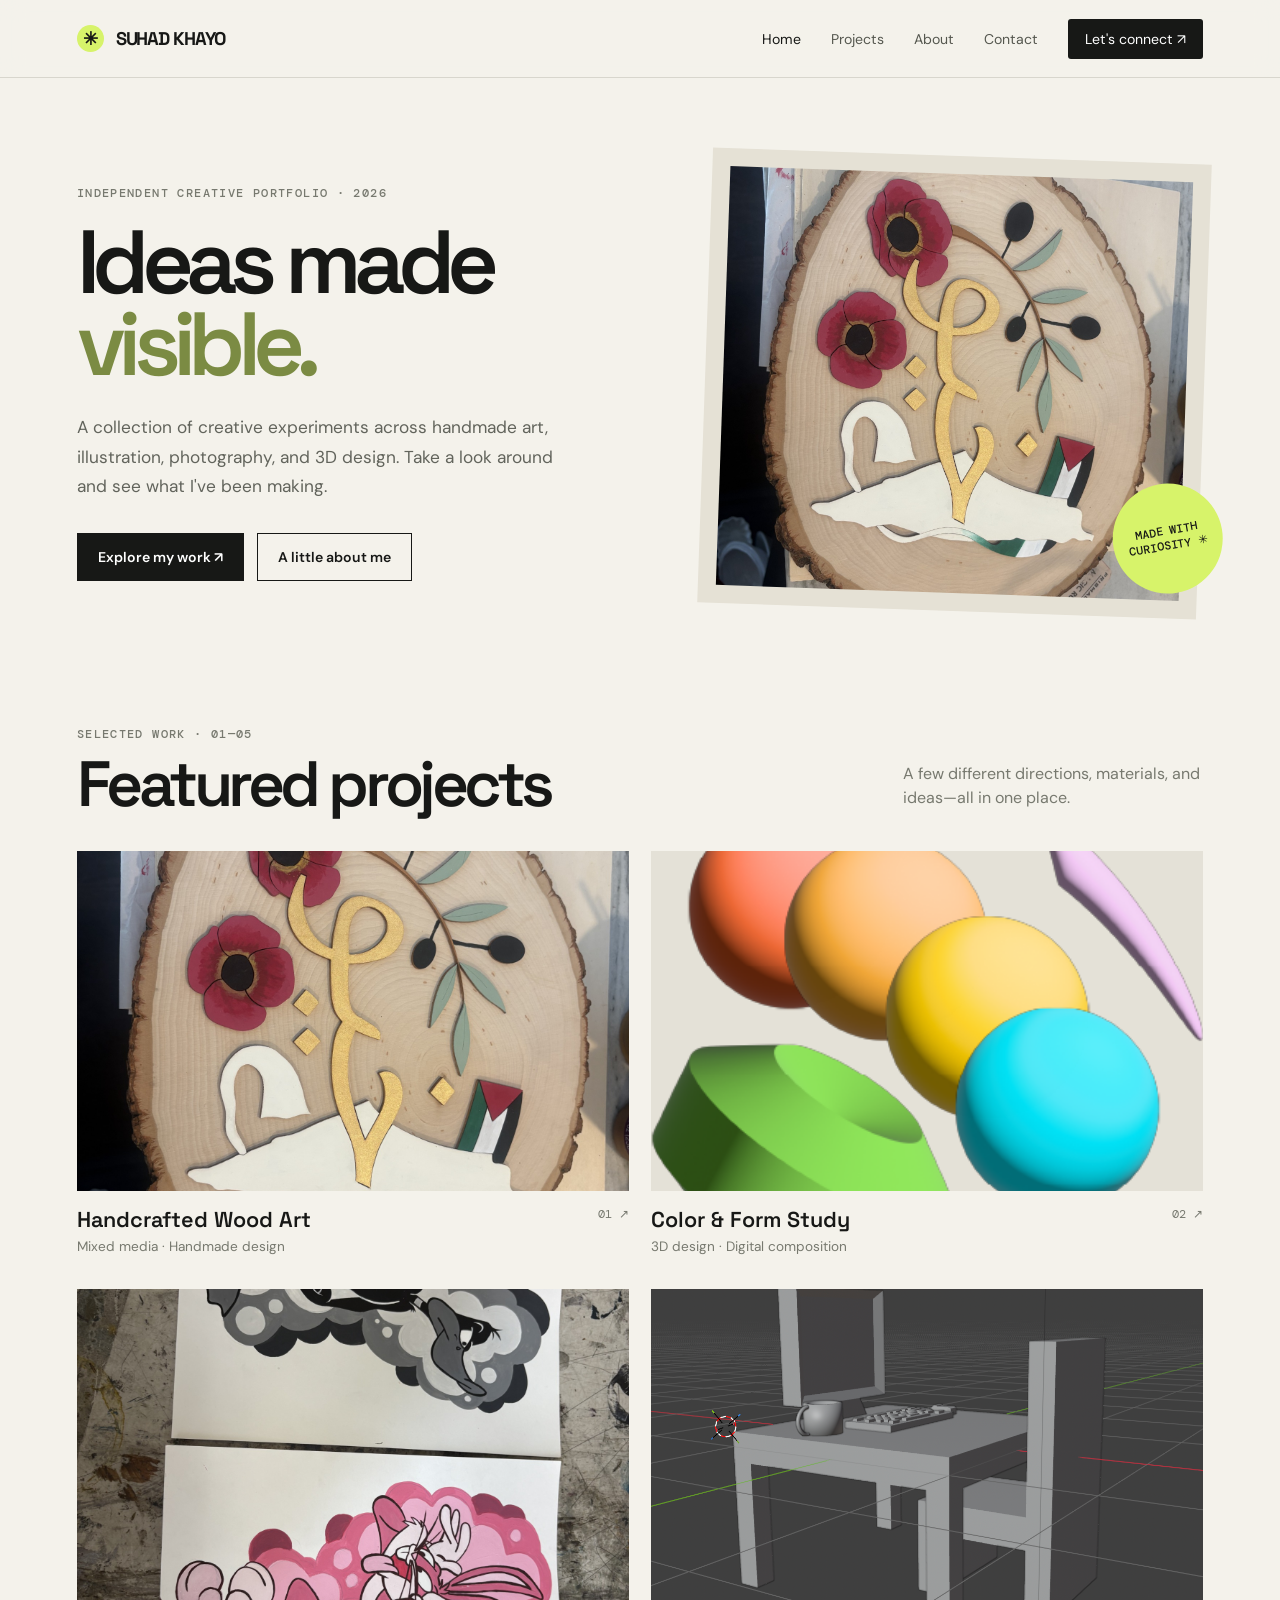
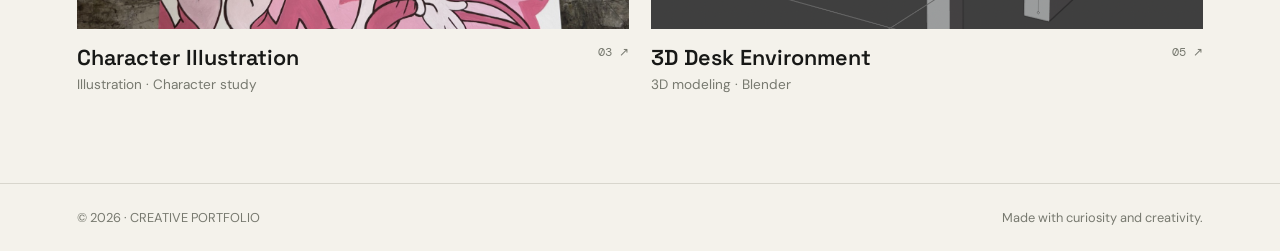
<file: index.html>
<!doctype html>
<html lang="en"><head><meta charset="utf-8"><meta name="viewport" content="width=device-width,initial-scale=1"><meta name="description" content="A creative portfolio showcasing art, design, photography, and 3D projects."><title>Home | Creative Portfolio</title><link rel="stylesheet" href="styles.css"></head>
<body>
<header class="site-header">
  <a class="logo" href="index.html"><span>✳</span> SUHAD KHAYO</a>
  <nav>
    <a class="active" href="index.html">Home</a>
    <a class="" href="projects.html">Projects</a>
    <a class="" href="about.html">About</a>
    <a class="" href="contact.html">Contact</a>
    <a class="nav-cta" href="contact.html">Let's connect ↗</a>
  </nav>
</header><main>
<section class="hero">
 <div><div class="eyebrow">Independent creative portfolio · 2026</div><h1>Ideas made <em>visible.</em></h1>
 <p class="hero-copy">A collection of creative experiments across handmade art, illustration, photography, and 3D design. Take a look around and see what I've been making.</p>
 <div class="actions"><a class="button" href="projects.html">Explore my work ↗</a><a class="button secondary" href="about.html">A little about me</a></div></div>
 <div class="hero-visual"><img src="assets/wood-art.jpg" alt="Handmade floral artwork on a natural wood slice"><div class="hero-sticker">MADE WITH<br> CURIOSITY ✳</div></div>
</section>
<section><div class="section-head"><div><div class="eyebrow">Selected work · 01—05</div><h2>Featured projects</h2></div><p>A few different directions, materials, and ideas—all in one place.</p></div>
<div class="project-grid">
<a class="project-card" href="wood-art.html"><div class="project-image"><img src="assets/wood-art.jpg" alt="Handcrafted wood art"></div><div class="project-meta"><div><h3>Handcrafted Wood Art</h3><p>Mixed media · Handmade design</p></div><span class="number">01 ↗</span></div></a>
<a class="project-card" href="abstract-3d.html"><div class="project-image"><img src="assets/abstract-3d.png" alt="Colorful 3D shapes"></div><div class="project-meta"><div><h3>Color & Form Study</h3><p>3D design · Digital composition</p></div><span class="number">02 ↗</span></div></a>
<a class="project-card" href="character-art.html"><div class="project-image"><img src="assets/character-art.jpg" alt="Character illustrations"></div><div class="project-meta"><div><h3>Character Illustration</h3><p>Illustration · Character study</p></div><span class="number">03 ↗</span></div></a>
<a class="project-card" href="blender-scene.html"><div class="project-image"><img src="assets/blender-scene.png" alt="3D modeled desk scene"></div><div class="project-meta"><div><h3>3D Desk Environment</h3><p>3D modeling · Blender</p></div><span class="number">05 ↗</span></div></a>
</div></section>
</main><footer><span>© 2026 · CREATIVE PORTFOLIO</span><span>Made with curiosity and creativity.</span></footer></body></html>
</file>
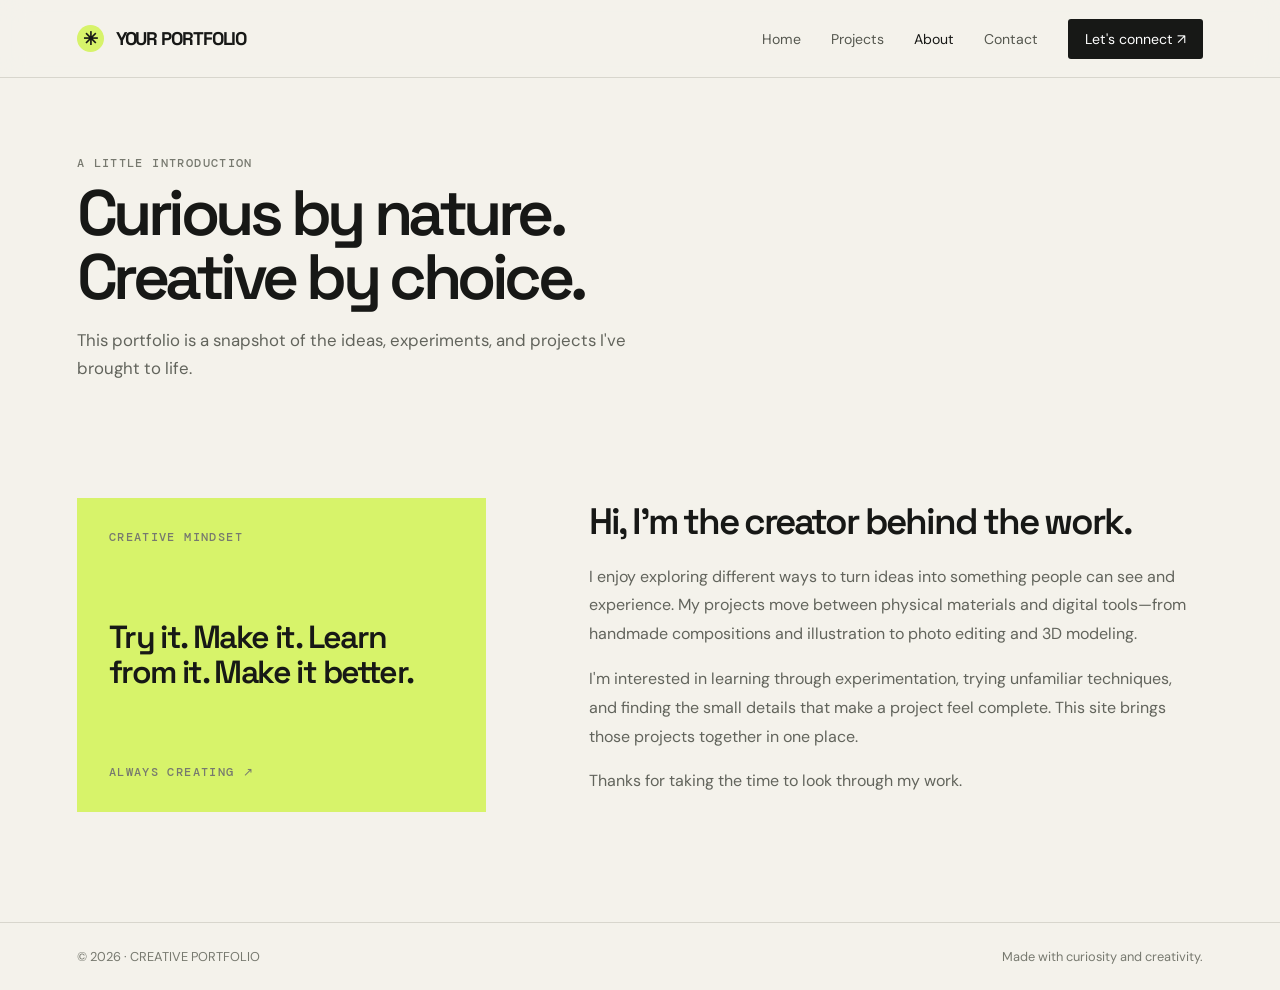
<file: about.html>
<!doctype html>
<html lang="en"><head><meta charset="utf-8"><meta name="viewport" content="width=device-width,initial-scale=1"><meta name="description" content="A creative portfolio showcasing art, design, photography, and 3D projects."><title>About | Creative Portfolio</title><link rel="stylesheet" href="styles.css"></head>
<body>
<header class="site-header">
  <a class="logo" href="index.html"><span>✳</span> YOUR PORTFOLIO</a>
  <nav>
    <a class="" href="index.html">Home</a>
    <a class="" href="projects.html">Projects</a>
    <a class="active" href="about.html">About</a>
    <a class="" href="contact.html">Contact</a>
    <a class="nav-cta" href="contact.html">Let's connect ↗</a>
  </nav>
</header><main>
<section class="page-intro"><div class="eyebrow">A little introduction</div><h1 class="page-title">Curious by nature.<br>Creative by choice.</h1><p>This portfolio is a snapshot of the ideas, experiments, and projects I've brought to life.</p></section>
<section class="about-layout"><div class="about-note"><div class="eyebrow">Creative mindset</div><strong>Try it. Make it. Learn from it. Make it better.</strong><span class="eyebrow">Always creating ↗</span></div><div class="about-text"><h2>Hi, I'm the creator behind the work.</h2><p>I enjoy exploring different ways to turn ideas into something people can see and experience. My projects move between physical materials and digital tools—from handmade compositions and illustration to photo editing and 3D modeling.</p><p>I'm interested in learning through experimentation, trying unfamiliar techniques, and finding the small details that make a project feel complete. This site brings those projects together in one place.</p><p>Thanks for taking the time to look through my work.</p></div></section>
</main><footer><span>© 2026 · CREATIVE PORTFOLIO</span><span>Made with curiosity and creativity.</span></footer></body></html>
</file>
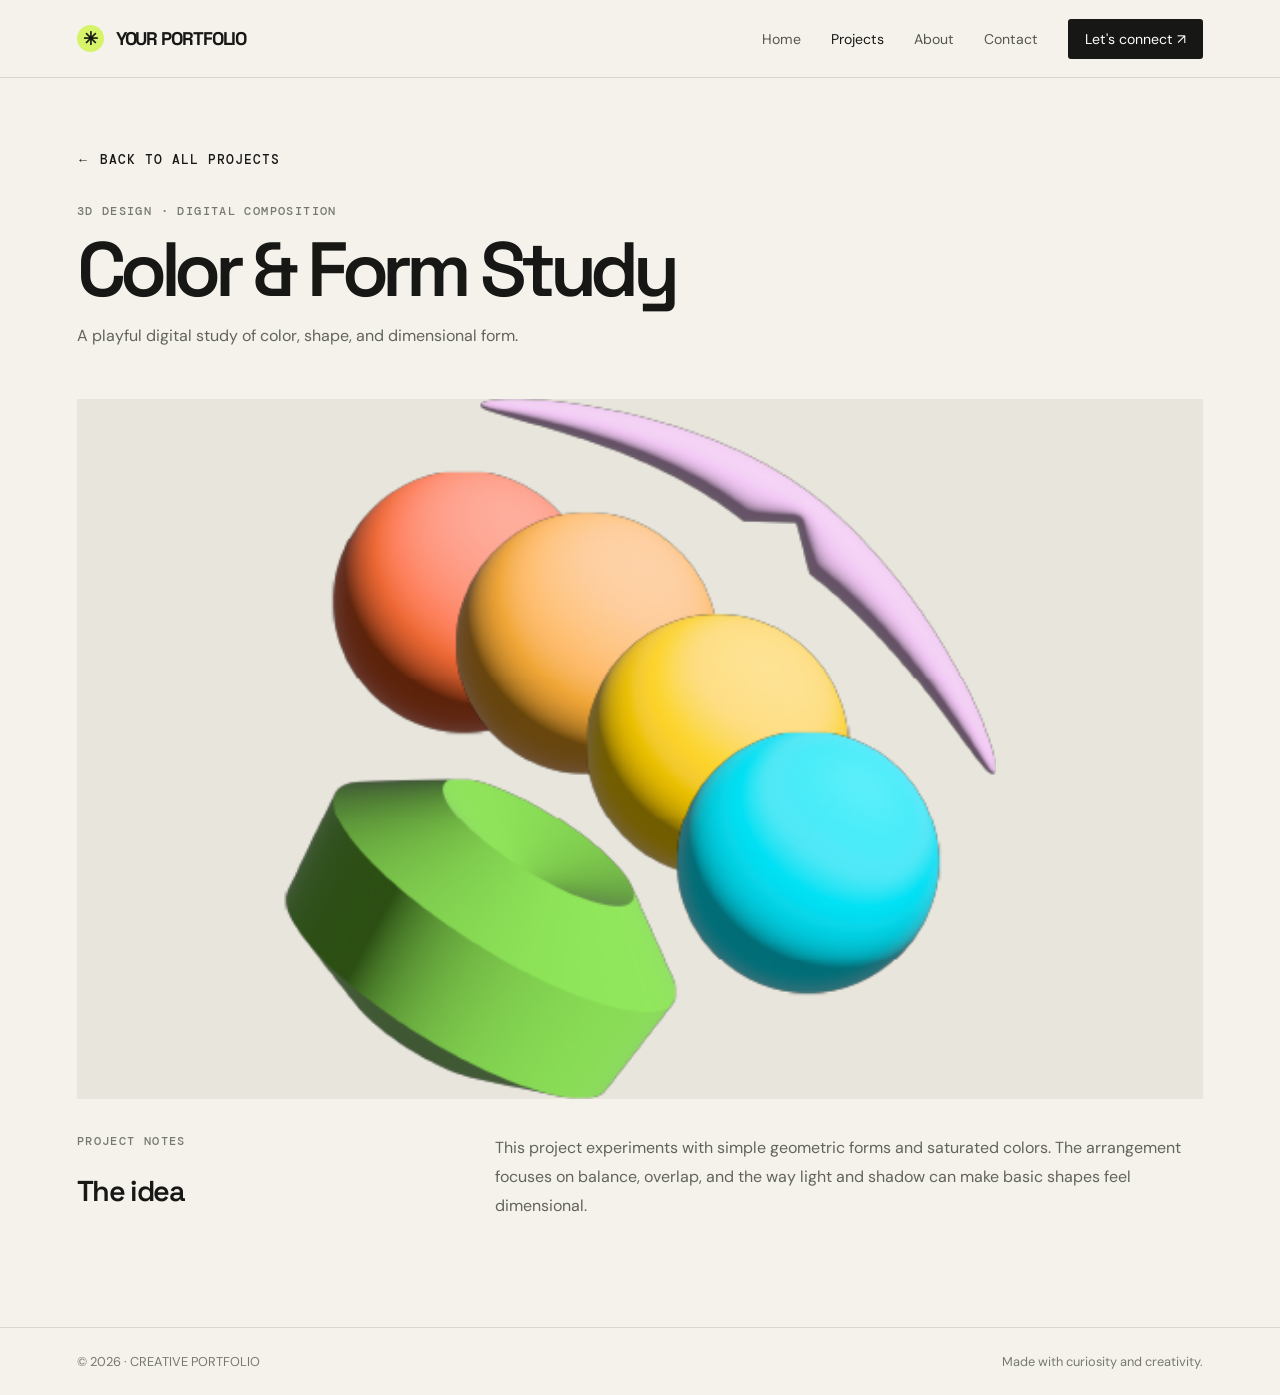
<file: abstract-3d.html>
<!doctype html>
<html lang="en"><head><meta charset="utf-8"><meta name="viewport" content="width=device-width,initial-scale=1"><meta name="description" content="A creative portfolio showcasing art, design, photography, and 3D projects."><title>Color & Form Study | Creative Portfolio</title><link rel="stylesheet" href="styles.css"></head>
<body>
<header class="site-header">
  <a class="logo" href="index.html"><span>✳</span> YOUR PORTFOLIO</a>
  <nav>
    <a class="" href="index.html">Home</a>
    <a class="active" href="projects.html">Projects</a>
    <a class="" href="about.html">About</a>
    <a class="" href="contact.html">Contact</a>
    <a class="nav-cta" href="contact.html">Let's connect ↗</a>
  </nav>
</header><main>
<section class="detail-top"><a class="back-link" href="projects.html">← Back to all projects</a><div class="eyebrow" style="margin-top:35px">3D design · Digital composition</div><h1>Color & Form Study</h1><p>A playful digital study of color, shape, and dimensional form.</p></section>
<div class="detail-image"><img src="assets/abstract-3d.png" alt="Color & Form Study"></div>
<section class="detail-bottom"><div><div class="eyebrow">Project notes</div><h2 style="font:600 1.8rem 'Space Grotesk';letter-spacing:-.05em">The idea</h2></div><p>This project experiments with simple geometric forms and saturated colors. The arrangement focuses on balance, overlap, and the way light and shadow can make basic shapes feel dimensional.</p></section>
</main><footer><span>© 2026 · CREATIVE PORTFOLIO</span><span>Made with curiosity and creativity.</span></footer></body></html>
</file>
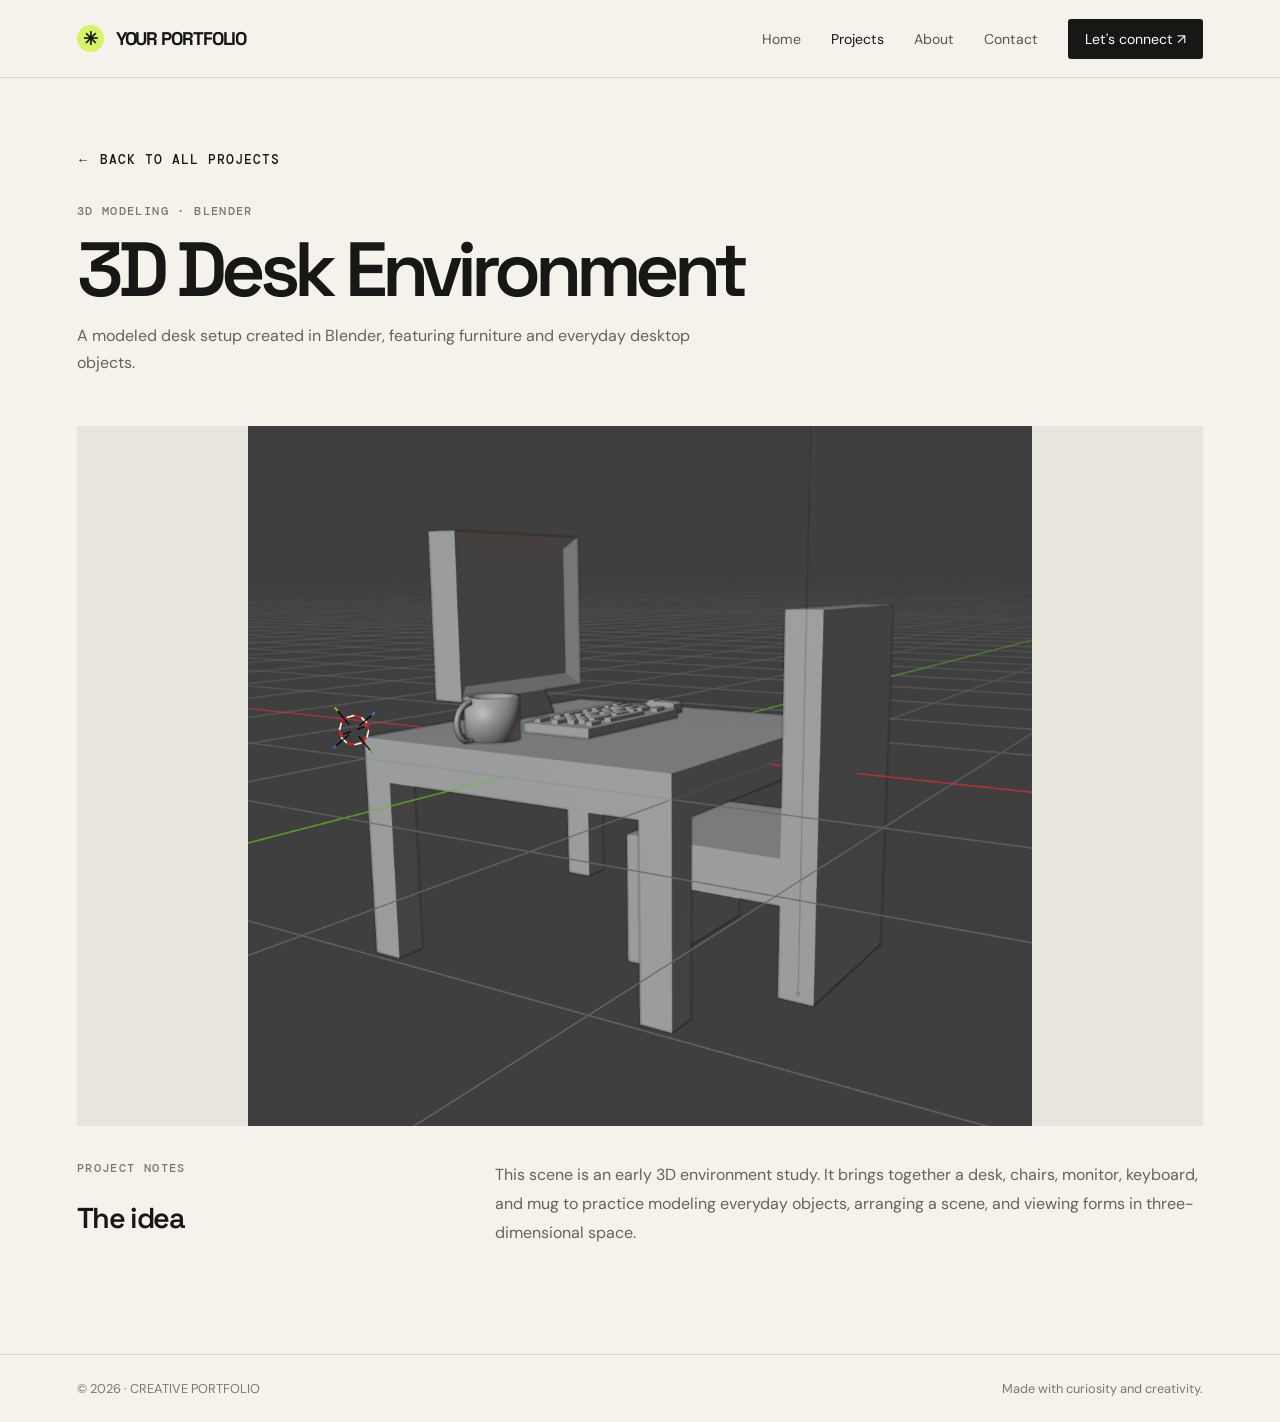
<file: blender-scene.html>
<!doctype html>
<html lang="en"><head><meta charset="utf-8"><meta name="viewport" content="width=device-width,initial-scale=1"><meta name="description" content="A creative portfolio showcasing art, design, photography, and 3D projects."><title>3D Desk Environment | Creative Portfolio</title><link rel="stylesheet" href="styles.css"></head>
<body>
<header class="site-header">
  <a class="logo" href="index.html"><span>✳</span> YOUR PORTFOLIO</a>
  <nav>
    <a class="" href="index.html">Home</a>
    <a class="active" href="projects.html">Projects</a>
    <a class="" href="about.html">About</a>
    <a class="" href="contact.html">Contact</a>
    <a class="nav-cta" href="contact.html">Let's connect ↗</a>
  </nav>
</header><main>
<section class="detail-top"><a class="back-link" href="projects.html">← Back to all projects</a><div class="eyebrow" style="margin-top:35px">3D modeling · Blender</div><h1>3D Desk Environment</h1><p>A modeled desk setup created in Blender, featuring furniture and everyday desktop objects.</p></section>
<div class="detail-image"><img src="assets/blender-scene.png" alt="3D Desk Environment"></div>
<section class="detail-bottom"><div><div class="eyebrow">Project notes</div><h2 style="font:600 1.8rem 'Space Grotesk';letter-spacing:-.05em">The idea</h2></div><p>This scene is an early 3D environment study. It brings together a desk, chairs, monitor, keyboard, and mug to practice modeling everyday objects, arranging a scene, and viewing forms in three-dimensional space.</p></section>
</main><footer><span>© 2026 · CREATIVE PORTFOLIO</span><span>Made with curiosity and creativity.</span></footer></body></html>
</file>
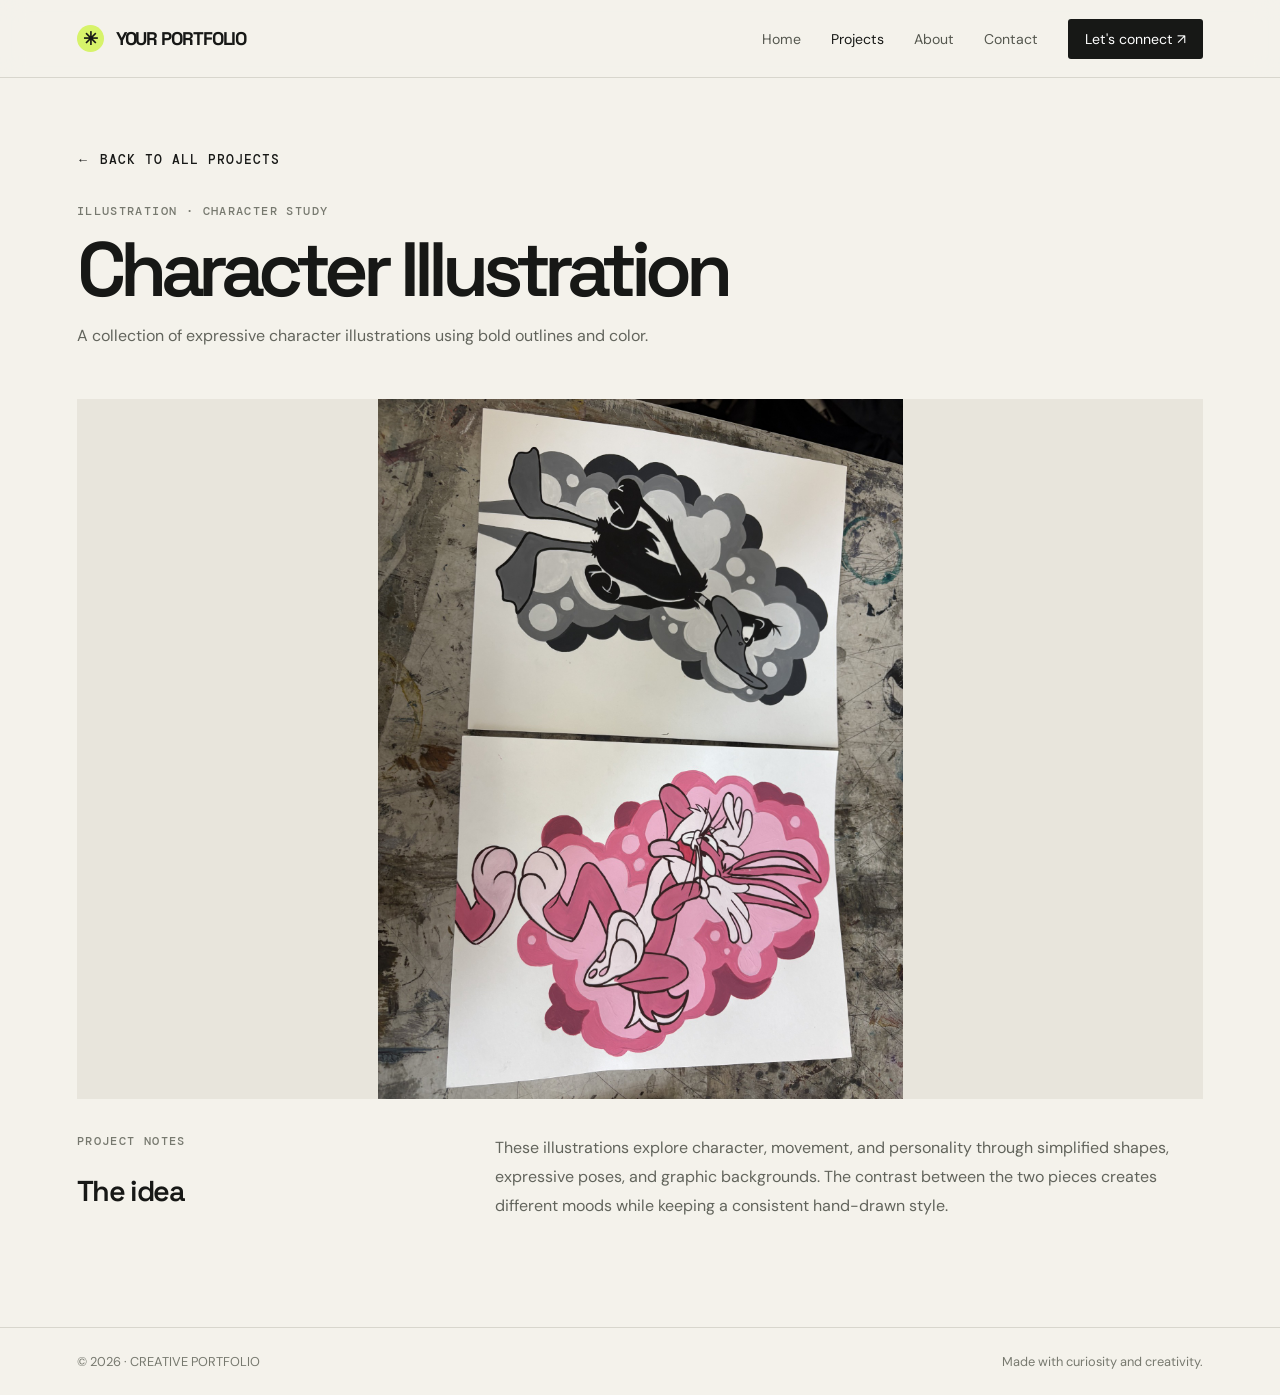
<file: character-art.html>
<!doctype html>
<html lang="en"><head><meta charset="utf-8"><meta name="viewport" content="width=device-width,initial-scale=1"><meta name="description" content="A creative portfolio showcasing art, design, photography, and 3D projects."><title>Character Illustration | Creative Portfolio</title><link rel="stylesheet" href="styles.css"></head>
<body>
<header class="site-header">
  <a class="logo" href="index.html"><span>✳</span> YOUR PORTFOLIO</a>
  <nav>
    <a class="" href="index.html">Home</a>
    <a class="active" href="projects.html">Projects</a>
    <a class="" href="about.html">About</a>
    <a class="" href="contact.html">Contact</a>
    <a class="nav-cta" href="contact.html">Let's connect ↗</a>
  </nav>
</header><main>
<section class="detail-top"><a class="back-link" href="projects.html">← Back to all projects</a><div class="eyebrow" style="margin-top:35px">Illustration · Character study</div><h1>Character Illustration</h1><p>A collection of expressive character illustrations using bold outlines and color.</p></section>
<div class="detail-image"><img src="assets/character-art.jpg" alt="Character Illustration"></div>
<section class="detail-bottom"><div><div class="eyebrow">Project notes</div><h2 style="font:600 1.8rem 'Space Grotesk';letter-spacing:-.05em">The idea</h2></div><p>These illustrations explore character, movement, and personality through simplified shapes, expressive poses, and graphic backgrounds. The contrast between the two pieces creates different moods while keeping a consistent hand-drawn style.</p></section>
</main><footer><span>© 2026 · CREATIVE PORTFOLIO</span><span>Made with curiosity and creativity.</span></footer></body></html>
</file>
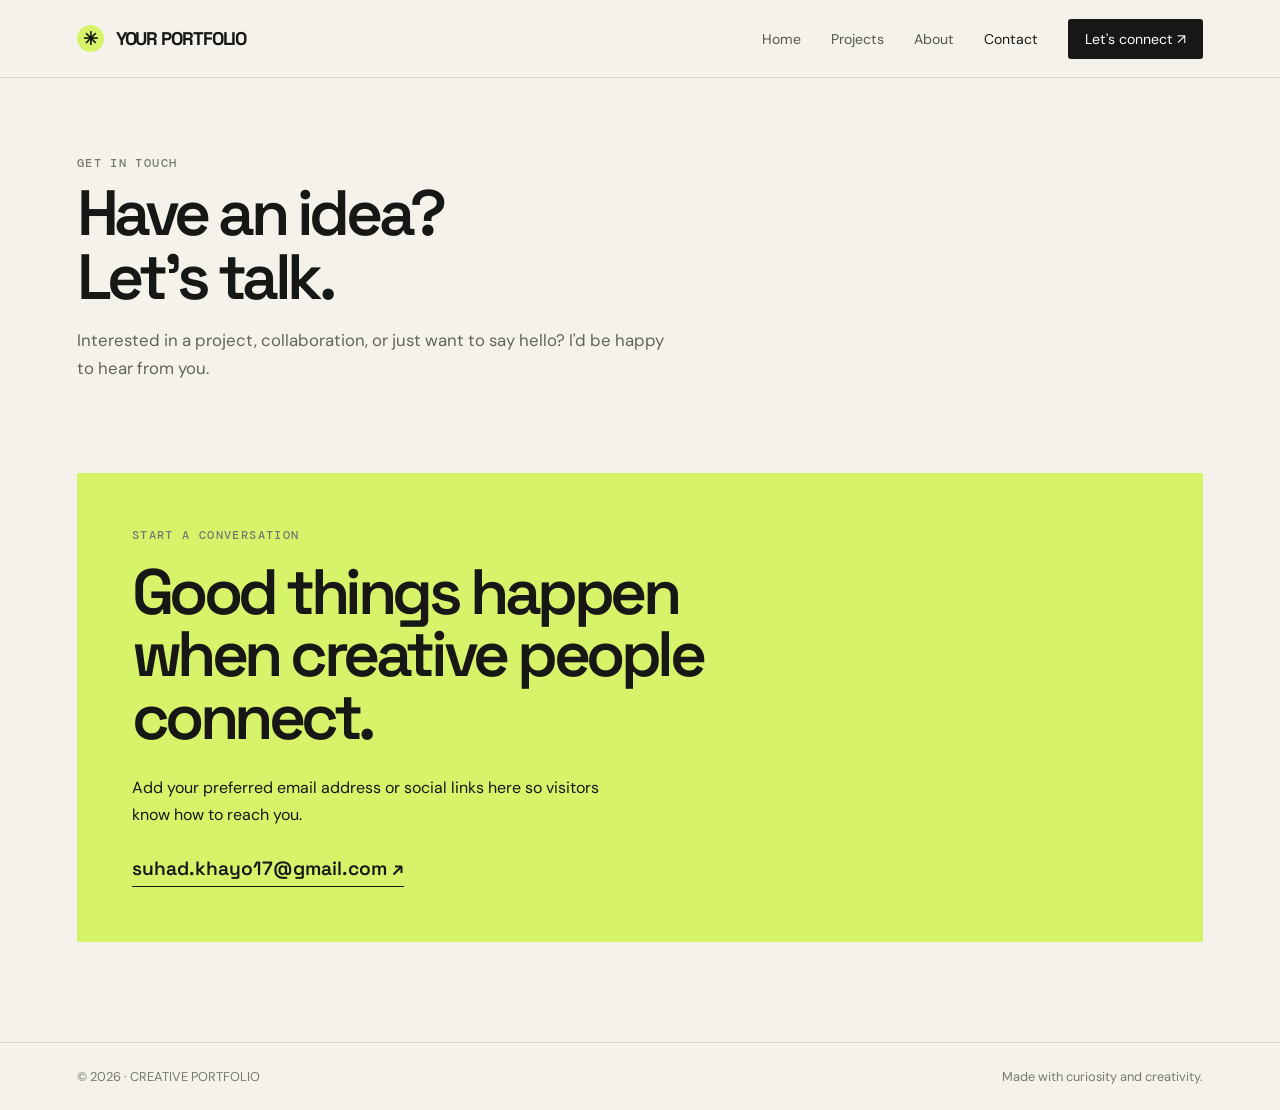
<file: contact.html>
<!doctype html>
<html lang="en"><head><meta charset="utf-8"><meta name="viewport" content="width=device-width,initial-scale=1"><meta name="description" content="A creative portfolio showcasing art, design, photography, and 3D projects."><title>Contact | Creative Portfolio</title><link rel="stylesheet" href="styles.css"></head>
<body>
<header class="site-header">
  <a class="logo" href="index.html"><span>✳</span> YOUR PORTFOLIO</a>
  <nav>
    <a class="" href="index.html">Home</a>
    <a class="" href="projects.html">Projects</a>
    <a class="" href="about.html">About</a>
    <a class="active" href="contact.html">Contact</a>
    <a class="nav-cta" href="contact.html">Let's connect ↗</a>
  </nav>
</header><main>
<section class="page-intro"><div class="eyebrow">Get in touch</div><h1 class="page-title">Have an idea?<br>Let's talk.</h1><p>Interested in a project, collaboration, or just want to say hello? I'd be happy to hear from you.</p></section>
<section class="contact-panel"><div class="eyebrow">Start a conversation</div><h2>Good things happen when creative people connect.</h2><p>Add your preferred email address or social links here so visitors know how to reach you.</p><a class="contact-email" href="mailto:suhad.khayo17@gmail.com">suhad.khayo17@gmail.com ↗</a></section>
</main><footer><span>© 2026 · CREATIVE PORTFOLIO</span><span>Made with curiosity and creativity.</span></footer></body></html>
</file>
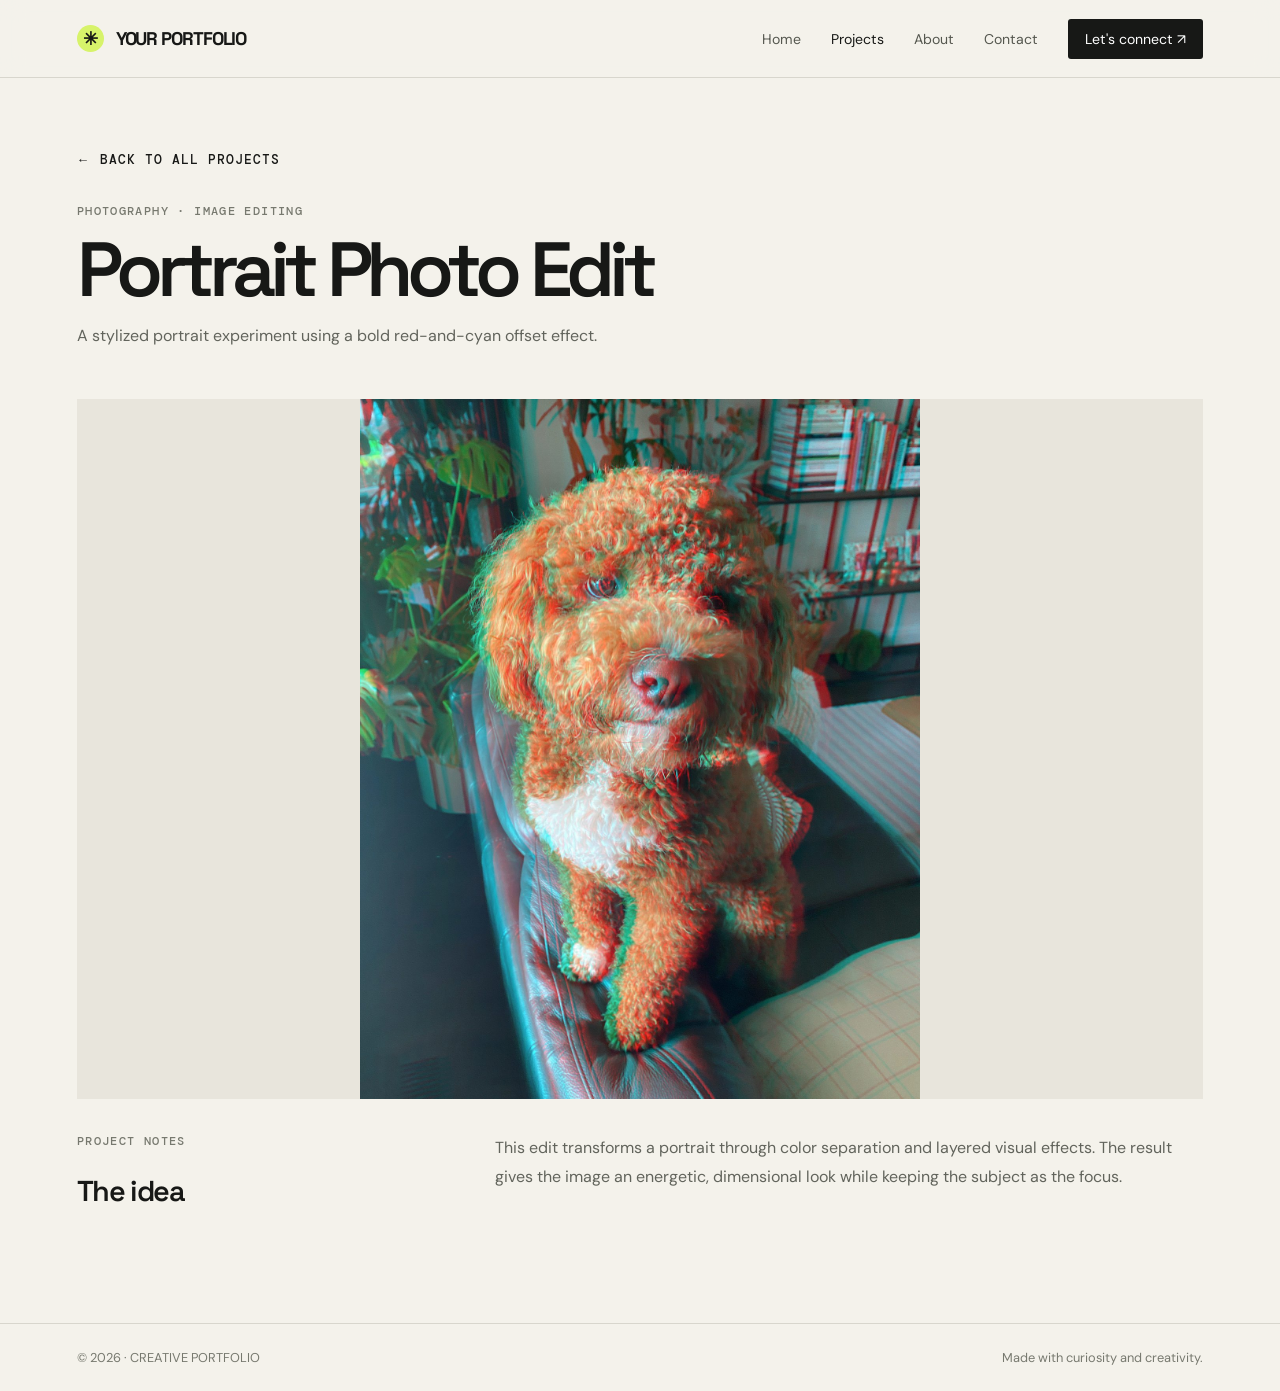
<file: photo-edit.html>
<!doctype html>
<html lang="en"><head><meta charset="utf-8"><meta name="viewport" content="width=device-width,initial-scale=1"><meta name="description" content="A creative portfolio showcasing art, design, photography, and 3D projects."><title>Portrait Photo Edit | Creative Portfolio</title><link rel="stylesheet" href="styles.css"></head>
<body>
<header class="site-header">
  <a class="logo" href="index.html"><span>✳</span> YOUR PORTFOLIO</a>
  <nav>
    <a class="" href="index.html">Home</a>
    <a class="active" href="projects.html">Projects</a>
    <a class="" href="about.html">About</a>
    <a class="" href="contact.html">Contact</a>
    <a class="nav-cta" href="contact.html">Let's connect ↗</a>
  </nav>
</header><main>
<section class="detail-top"><a class="back-link" href="projects.html">← Back to all projects</a><div class="eyebrow" style="margin-top:35px">Photography · Image editing</div><h1>Portrait Photo Edit</h1><p>A stylized portrait experiment using a bold red-and-cyan offset effect.</p></section>
<div class="detail-image"><img src="assets/photo-edit.jpg" alt="Portrait Photo Edit"></div>
<section class="detail-bottom"><div><div class="eyebrow">Project notes</div><h2 style="font:600 1.8rem 'Space Grotesk';letter-spacing:-.05em">The idea</h2></div><p>This edit transforms a portrait through color separation and layered visual effects. The result gives the image an energetic, dimensional look while keeping the subject as the focus.</p></section>
</main><footer><span>© 2026 · CREATIVE PORTFOLIO</span><span>Made with curiosity and creativity.</span></footer></body></html>
</file>
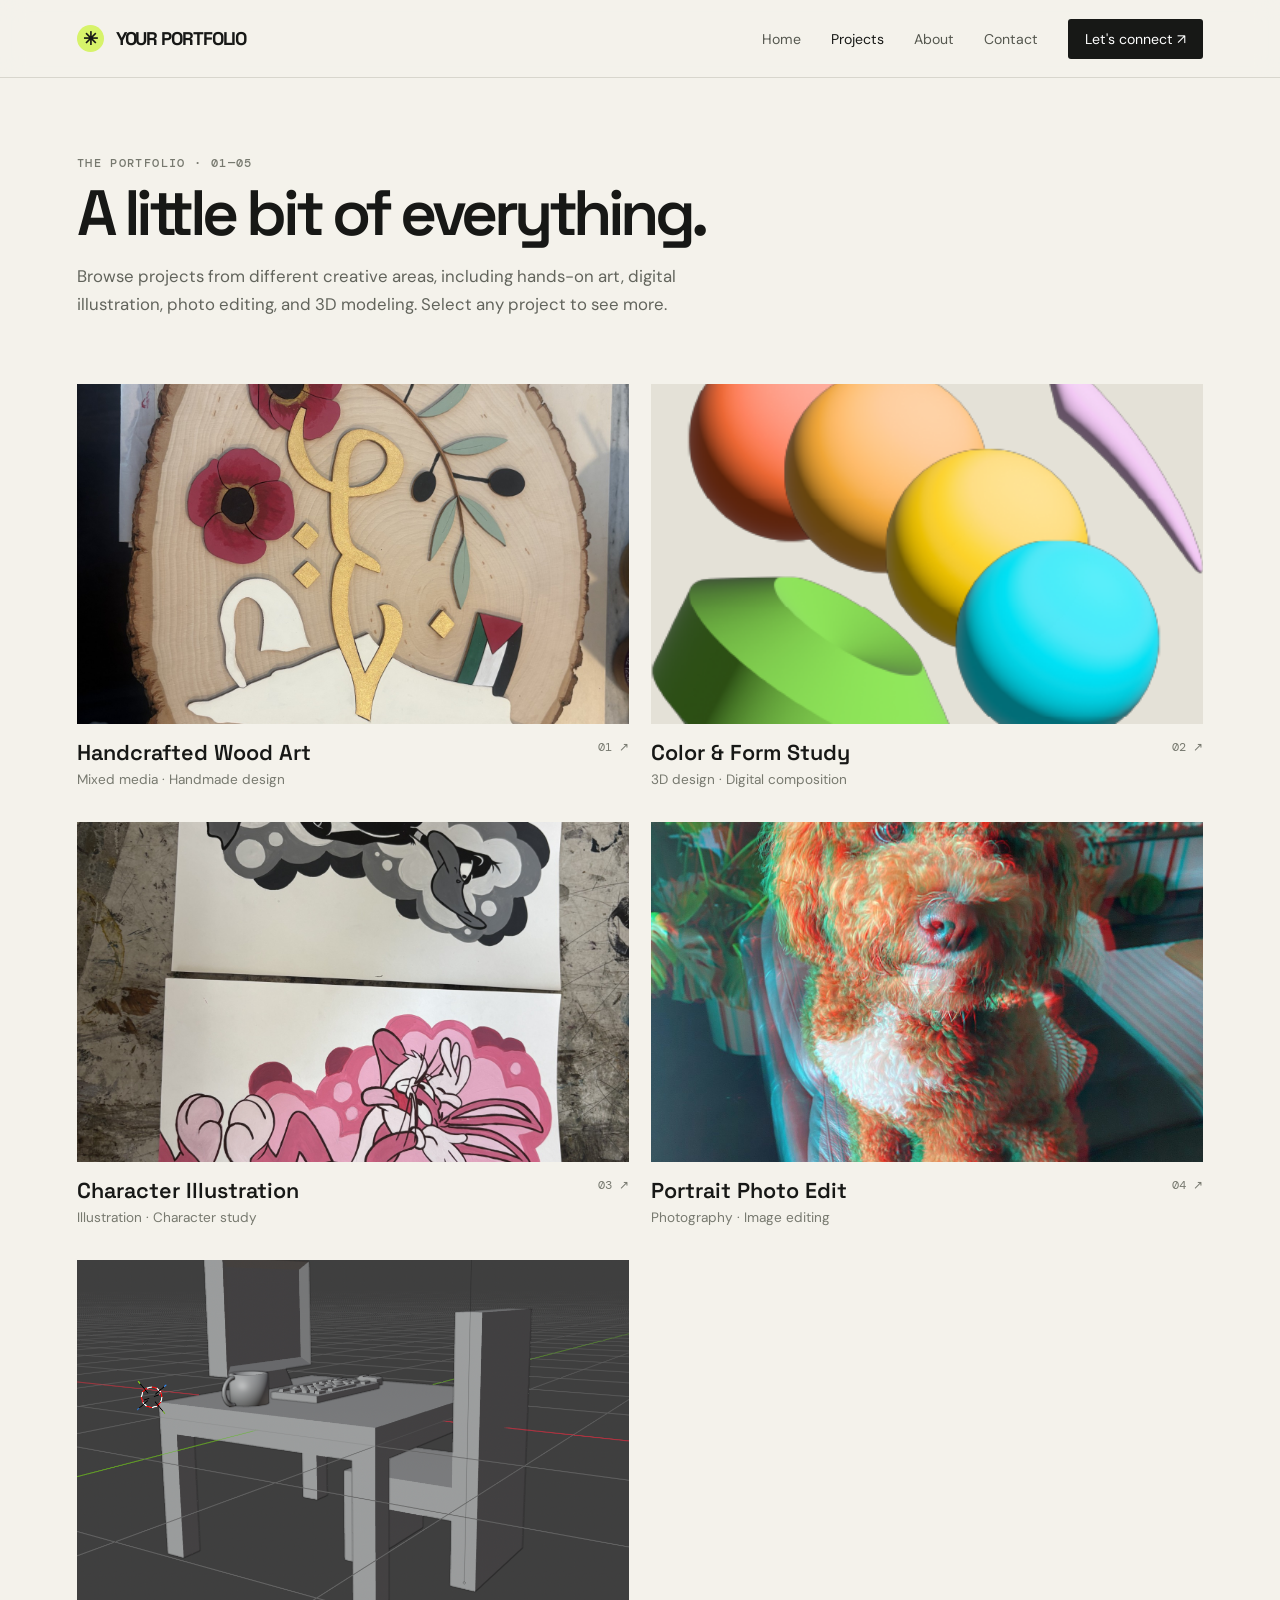
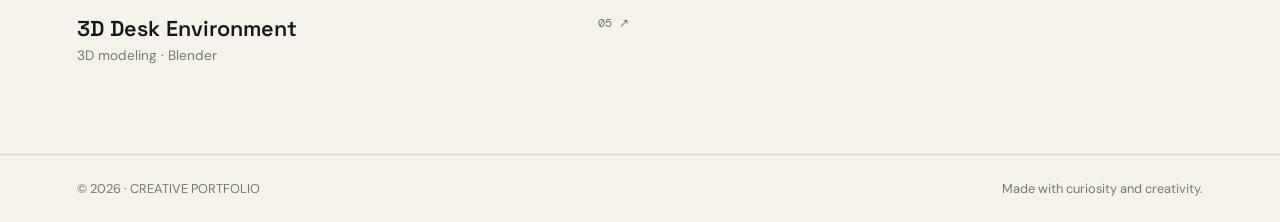
<file: projects.html>
<!doctype html>
<html lang="en"><head><meta charset="utf-8"><meta name="viewport" content="width=device-width,initial-scale=1"><meta name="description" content="A creative portfolio showcasing art, design, photography, and 3D projects."><title>Projects | Creative Portfolio</title><link rel="stylesheet" href="styles.css"></head>
<body>
<header class="site-header">
  <a class="logo" href="index.html"><span>✳</span> YOUR PORTFOLIO</a>
  <nav>
    <a class="" href="index.html">Home</a>
    <a class="active" href="projects.html">Projects</a>
    <a class="" href="about.html">About</a>
    <a class="" href="contact.html">Contact</a>
    <a class="nav-cta" href="contact.html">Let's connect ↗</a>
  </nav>
</header><main>
<section class="page-intro"><div class="eyebrow">The portfolio · 01—05</div><h1 class="page-title">A little bit of everything.</h1><p>Browse projects from different creative areas, including hands-on art, digital illustration, photo editing, and 3D modeling. Select any project to see more.</p></section>
<div class="project-grid">
<a class="project-card" href="wood-art.html"><div class="project-image"><img src="assets/wood-art.jpg" alt="Handcrafted Wood Art"></div><div class="project-meta"><div><h3>Handcrafted Wood Art</h3><p>Mixed media · Handmade design</p></div><span class="number">01 ↗</span></div></a>
<a class="project-card" href="abstract-3d.html"><div class="project-image"><img src="assets/abstract-3d.png" alt="Color & Form Study"></div><div class="project-meta"><div><h3>Color & Form Study</h3><p>3D design · Digital composition</p></div><span class="number">02 ↗</span></div></a>
<a class="project-card" href="character-art.html"><div class="project-image"><img src="assets/character-art.jpg" alt="Character Illustration"></div><div class="project-meta"><div><h3>Character Illustration</h3><p>Illustration · Character study</p></div><span class="number">03 ↗</span></div></a>
<a class="project-card" href="photo-edit.html"><div class="project-image"><img src="assets/photo-edit.jpg" alt="Portrait Photo Edit"></div><div class="project-meta"><div><h3>Portrait Photo Edit</h3><p>Photography · Image editing</p></div><span class="number">04 ↗</span></div></a>
<a class="project-card" href="blender-scene.html"><div class="project-image"><img src="assets/blender-scene.png" alt="3D Desk Environment"></div><div class="project-meta"><div><h3>3D Desk Environment</h3><p>3D modeling · Blender</p></div><span class="number">05 ↗</span></div></a>
</div>
</main><footer><span>© 2026 · CREATIVE PORTFOLIO</span><span>Made with curiosity and creativity.</span></footer></body></html>
</file>
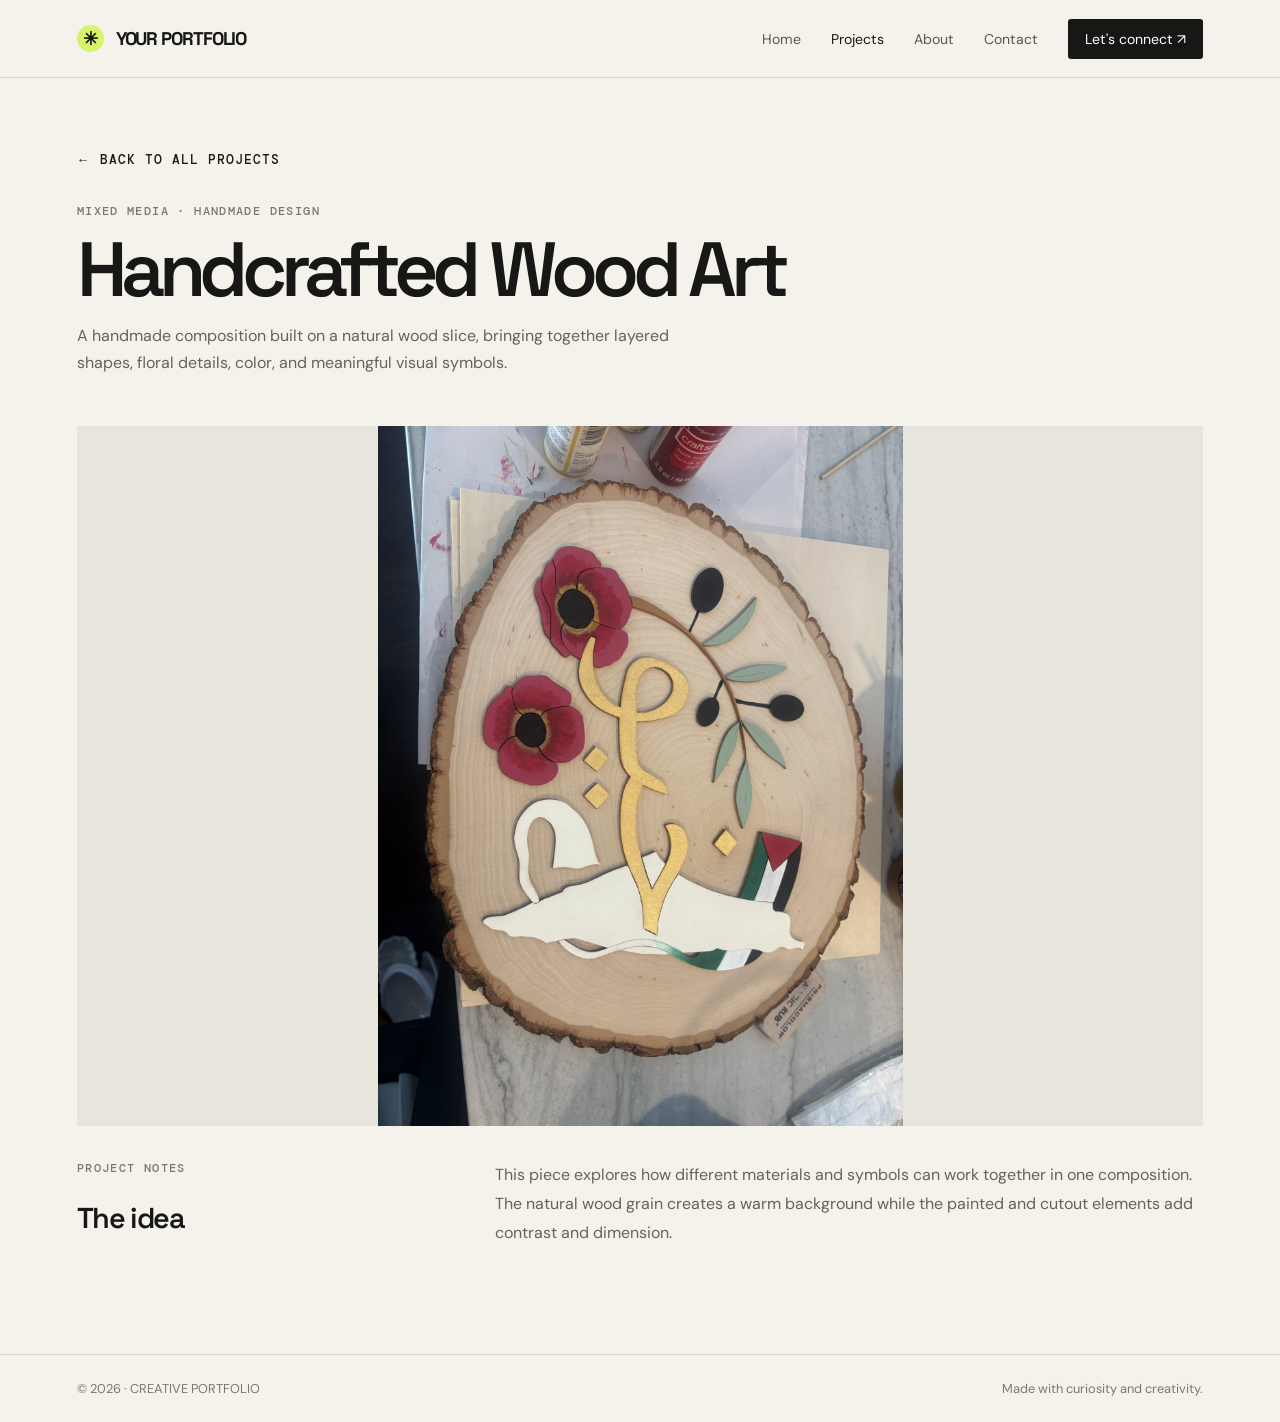
<file: wood-art.html>
<!doctype html>
<html lang="en"><head><meta charset="utf-8"><meta name="viewport" content="width=device-width,initial-scale=1"><meta name="description" content="A creative portfolio showcasing art, design, photography, and 3D projects."><title>Handcrafted Wood Art | Creative Portfolio</title><link rel="stylesheet" href="styles.css"></head>
<body>
<header class="site-header">
  <a class="logo" href="index.html"><span>✳</span> YOUR PORTFOLIO</a>
  <nav>
    <a class="" href="index.html">Home</a>
    <a class="active" href="projects.html">Projects</a>
    <a class="" href="about.html">About</a>
    <a class="" href="contact.html">Contact</a>
    <a class="nav-cta" href="contact.html">Let's connect ↗</a>
  </nav>
</header><main>
<section class="detail-top"><a class="back-link" href="projects.html">← Back to all projects</a><div class="eyebrow" style="margin-top:35px">Mixed media · Handmade design</div><h1>Handcrafted Wood Art</h1><p>A handmade composition built on a natural wood slice, bringing together layered shapes, floral details, color, and meaningful visual symbols.</p></section>
<div class="detail-image"><img src="assets/wood-art.jpg" alt="Handcrafted Wood Art"></div>
<section class="detail-bottom"><div><div class="eyebrow">Project notes</div><h2 style="font:600 1.8rem 'Space Grotesk';letter-spacing:-.05em">The idea</h2></div><p>This piece explores how different materials and symbols can work together in one composition. The natural wood grain creates a warm background while the painted and cutout elements add contrast and dimension.</p></section>
</main><footer><span>© 2026 · CREATIVE PORTFOLIO</span><span>Made with curiosity and creativity.</span></footer></body></html>
</file>
<file: styles.css>
@import url('https://fonts.googleapis.com/css2?family=DM+Mono:wght@400;500&family=DM+Sans:wght@400;500;600;700&family=Space+Grotesk:wght@400;500;600;700&display=swap');
:root{--ink:#171816;--paper:#f4f2eb;--muted:#77796f;--lime:#d7f36a;--line:#d8d6cd;--white:#fffefa}
*{box-sizing:border-box}html{scroll-behavior:smooth}body{margin:0;background:var(--paper);color:var(--ink);font-family:'DM Sans',sans-serif}a{color:inherit;text-decoration:none}img{display:block;width:100%;height:100%;object-fit:cover}
.site-header{height:78px;padding:0 6vw;display:flex;align-items:center;justify-content:space-between;border-bottom:1px solid var(--line);background:rgba(244,242,235,.92);position:sticky;top:0;z-index:10;backdrop-filter:blur(12px)}
.logo{font:700 1.15rem 'Space Grotesk';letter-spacing:-.06em}.logo span{display:inline-grid;place-items:center;background:var(--lime);width:27px;height:27px;border-radius:50%;margin-right:8px}
nav{display:flex;gap:30px;align-items:center}nav a{font-size:.88rem;color:#55574f}nav a:hover,nav a.active{color:var(--ink)}.nav-cta{background:var(--ink);color:white;padding:11px 17px;border-radius:3px}
main{max-width:1440px;margin:auto;padding:0 6vw}.eyebrow{font:500 .72rem 'DM Mono';text-transform:uppercase;letter-spacing:.12em;color:var(--muted)}
.hero{min-height:590px;display:grid;grid-template-columns:1.05fr .95fr;gap:6vw;align-items:center;padding:78px 0 88px}.hero h1{font:600 clamp(3.7rem,7vw,7.6rem)/.92 'Space Grotesk';letter-spacing:-.085em;margin:20px 0 28px;max-width:700px}.hero h1 em{font-style:normal;color:#7b8b43}.hero-copy{font-size:1.08rem;line-height:1.7;color:#62645c;max-width:490px}.actions{display:flex;gap:13px;margin-top:32px;flex-wrap:wrap}.button{display:inline-block;padding:14px 20px;background:var(--ink);color:white;border:1px solid var(--ink);font-weight:600;font-size:.88rem}.button.secondary{background:transparent;color:var(--ink)}.hero-visual{height:455px;position:relative;background:#e5e1d5;padding:18px;transform:rotate(2deg)}.hero-visual img{object-fit:cover}.hero-sticker{position:absolute;right:-24px;bottom:25px;background:var(--lime);width:110px;height:110px;border-radius:50%;display:grid;place-items:center;text-align:center;font:500 .72rem 'DM Mono';transform:rotate(-12deg);padding:12px}
.section-head{display:flex;justify-content:space-between;align-items:end;margin:28px 0 25px}.section-head h2,.page-title{font:600 clamp(2.7rem,5vw,5rem)/1 'Space Grotesk';letter-spacing:-.07em;margin:10px 0}.section-head p{color:var(--muted);max-width:300px;line-height:1.5}.project-grid{display:grid;grid-template-columns:repeat(2,1fr);gap:34px 22px;padding-bottom:90px}.project-card{display:block}.project-image{height:340px;background:#e4e1d7;overflow:hidden;position:relative}.project-image img{transition:transform .5s}.project-card:hover img{transform:scale(1.035)}.project-meta{display:flex;justify-content:space-between;gap:15px;padding-top:15px}.project-meta h3{font:600 1.35rem 'Space Grotesk';margin:0 0 5px}.project-meta p{font-size:.85rem;color:var(--muted);margin:0}.number{font: .75rem 'DM Mono';color:var(--muted)}
.page-intro{padding:78px 0 48px}.page-intro .page-title{max-width:900px}.page-intro p{max-width:600px;color:#62645c;line-height:1.7;font-size:1.05rem}
.about-layout{display:grid;grid-template-columns:.8fr 1.2fr;gap:8vw;padding:50px 0 110px}.about-note{background:var(--lime);padding:32px;min-height:270px;display:flex;flex-direction:column;justify-content:space-between}.about-note strong{font:600 2rem/1.1 'Space Grotesk';letter-spacing:-.05em}.about-text h2{font:600 2.3rem 'Space Grotesk';letter-spacing:-.06em;margin:0 0 18px}.about-text p{color:#62645c;line-height:1.8;max-width:650px}
.detail-top{padding:70px 0 34px}.detail-top h1{font:600 clamp(3rem,6vw,6rem)/.95 'Space Grotesk';letter-spacing:-.08em;margin:14px 0}.detail-top p{max-width:650px;color:#62645c;line-height:1.7}.detail-image{height:min(68vw,700px);background:#e4e1d7;margin-bottom:35px}.detail-image img{object-fit:contain;background:#e8e5dc}.detail-bottom{display:grid;grid-template-columns:1fr 2fr;gap:5vw;padding:0 0 90px}.detail-bottom p{line-height:1.8;color:#62645c;margin-top:0}.back-link{font:500 .8rem 'DM Mono';text-transform:uppercase;letter-spacing:.08em}
.contact-panel{background:var(--lime);padding:55px;margin:25px 0 100px}.contact-panel h2{font:600 clamp(2.7rem,5vw,5rem)/.98 'Space Grotesk';letter-spacing:-.07em;max-width:700px;margin:18px 0 25px}.contact-panel p{max-width:500px;line-height:1.7}.contact-email{font:600 1.2rem 'Space Grotesk';border-bottom:1px solid var(--ink);padding-bottom:5px;display:inline-block;margin-top:12px}
footer{border-top:1px solid var(--line);padding:25px 6vw;display:flex;justify-content:space-between;color:var(--muted);font-size:.8rem;gap:15px}
@media(max-width:760px){.site-header{height:auto;min-height:70px;padding:15px 5vw;align-items:flex-start;gap:15px;flex-direction:column}nav{gap:17px;flex-wrap:wrap}nav a{font-size:.82rem}.nav-cta{padding:8px 11px}.hero{grid-template-columns:1fr;padding:55px 0}.hero h1{font-size:clamp(3.5rem,15vw,6rem)}.hero-visual{height:340px;margin:0 12px}.project-grid{grid-template-columns:1fr;gap:28px}.project-image{height:280px}.section-head{align-items:flex-start;flex-direction:column}.about-layout,.detail-bottom{grid-template-columns:1fr;gap:28px}.contact-panel{padding:30px 24px}.page-intro{padding:55px 0 30px}footer{padding:22px 5vw;flex-direction:column}}
</file>
